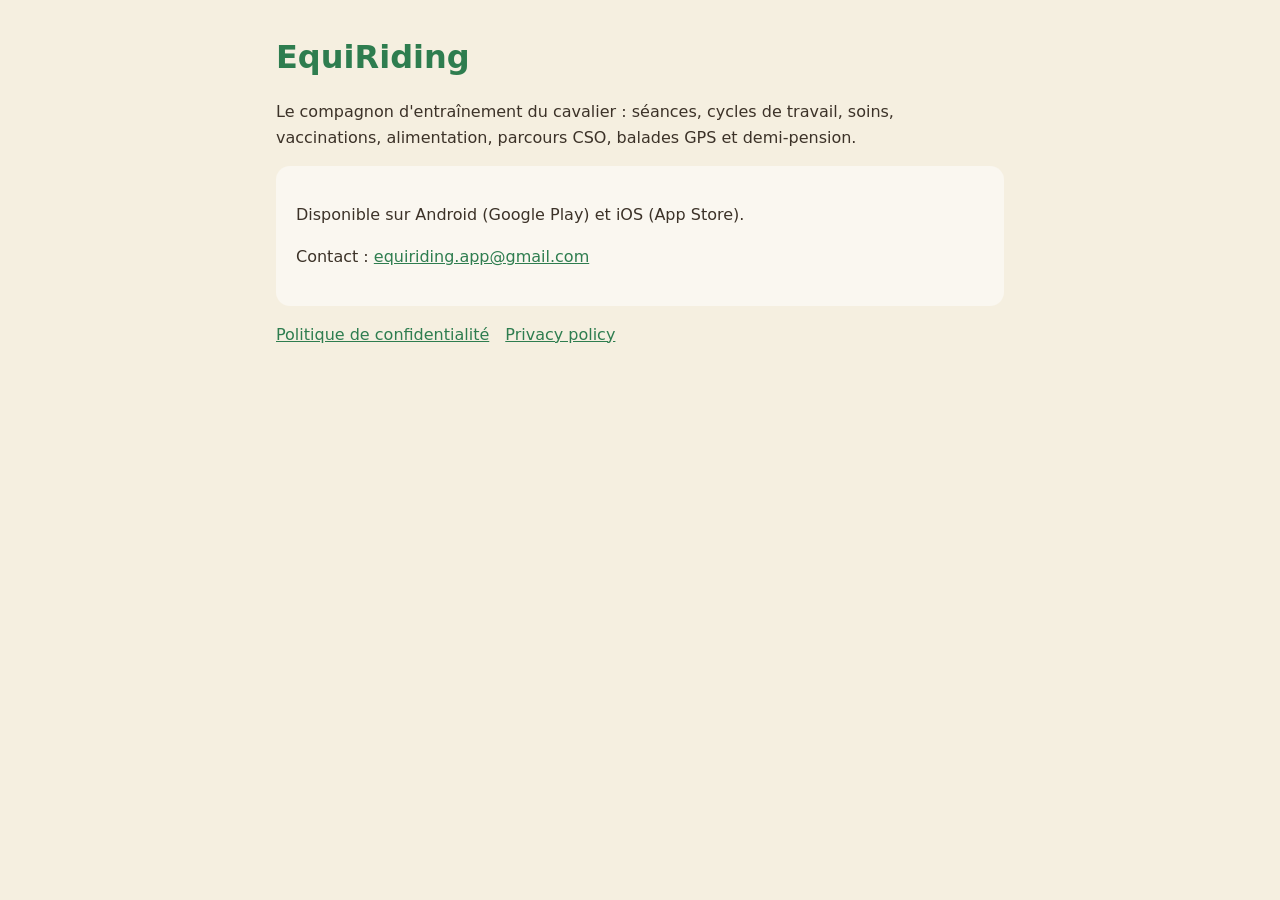
<file: index.html>
<!doctype html>
<html lang="fr">
<head>
<meta charset="utf-8">
<meta name="viewport" content="width=device-width,initial-scale=1">
<title>EquiRiding</title>
<link rel="stylesheet" href="style.css">
</head>
<body><main>
<h1>EquiRiding</h1>
<p>Le compagnon d'entraînement du cavalier : séances, cycles de travail, soins, vaccinations, alimentation, parcours CSO, balades GPS et demi-pension.</p>
<div class="card">
<p>Disponible sur Android (Google Play) et iOS (App Store).</p>
<p>Contact : <a href="mailto:equiriding.app@gmail.com">equiriding.app@gmail.com</a></p>
</div>
<nav><a href="confidentialite.html">Politique de confidentialité</a><a href="privacy.html">Privacy policy</a></nav>
</main></body>
</html>
</file>
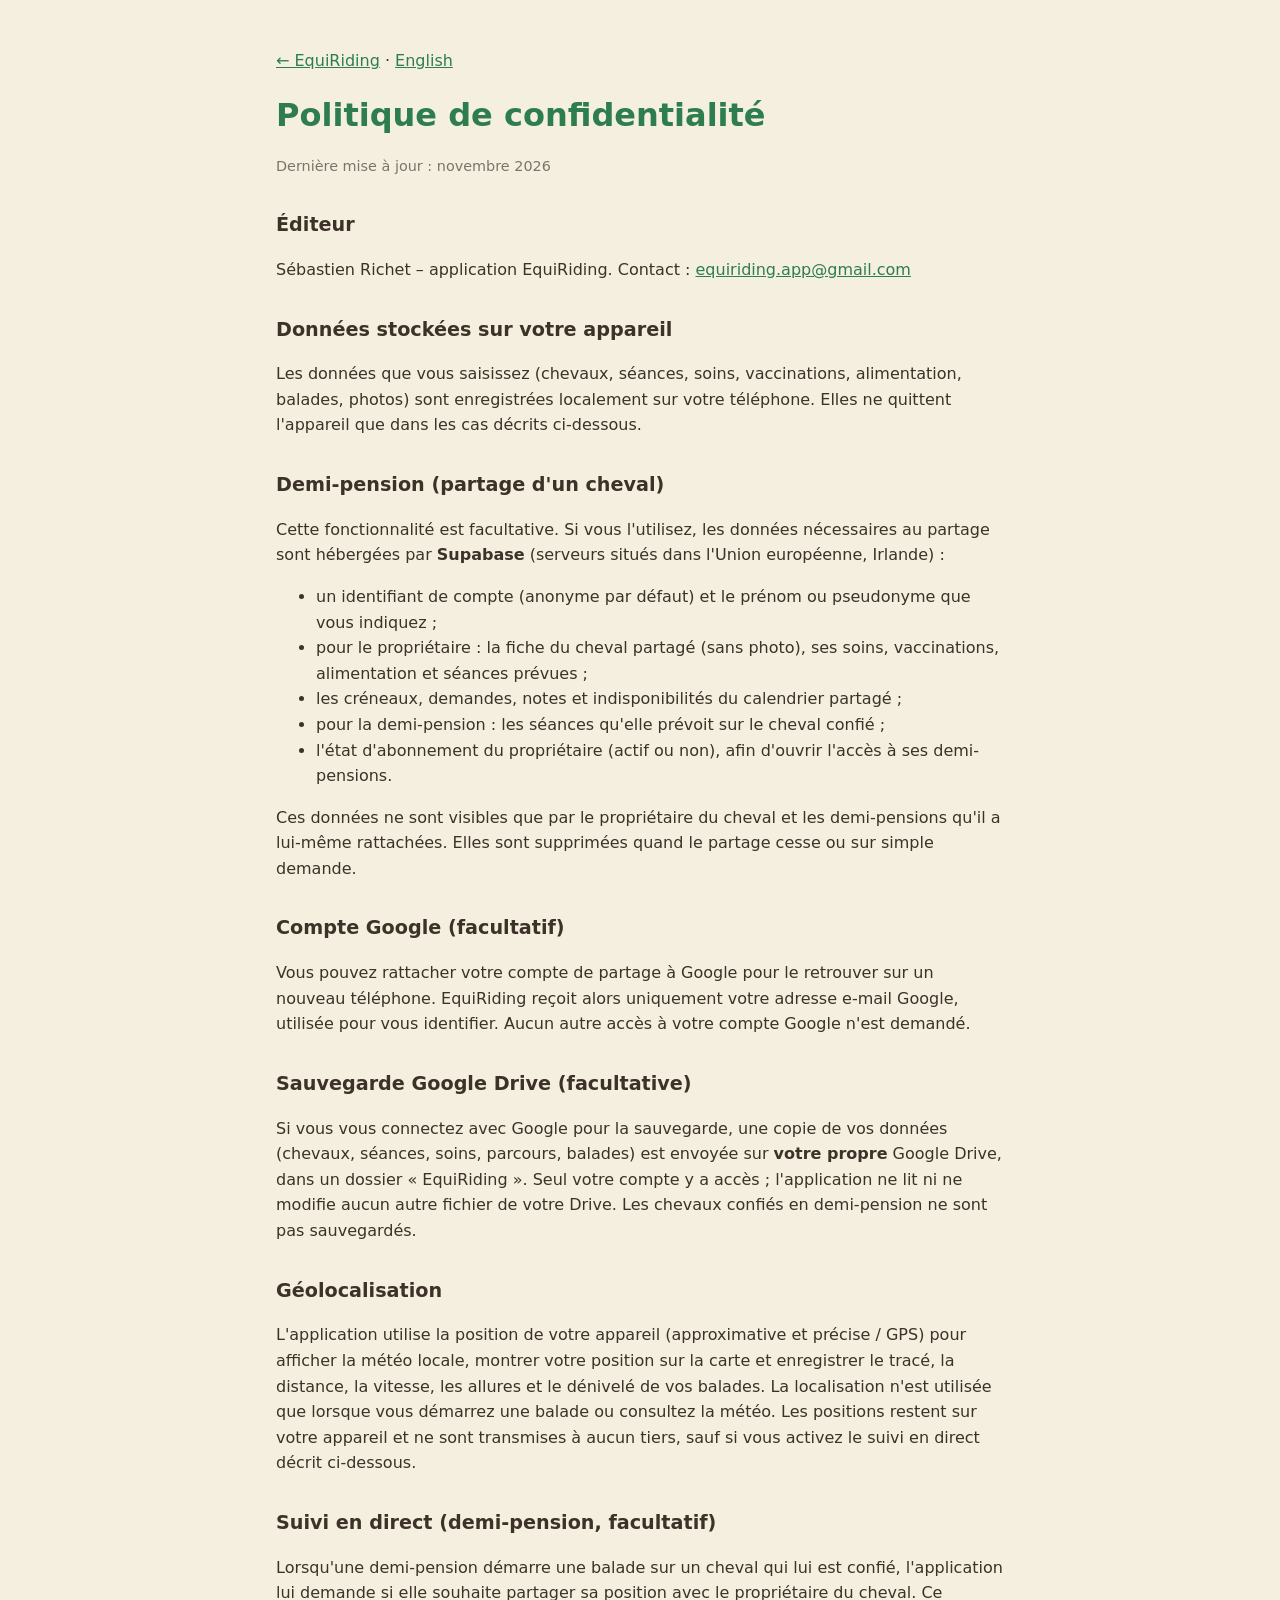
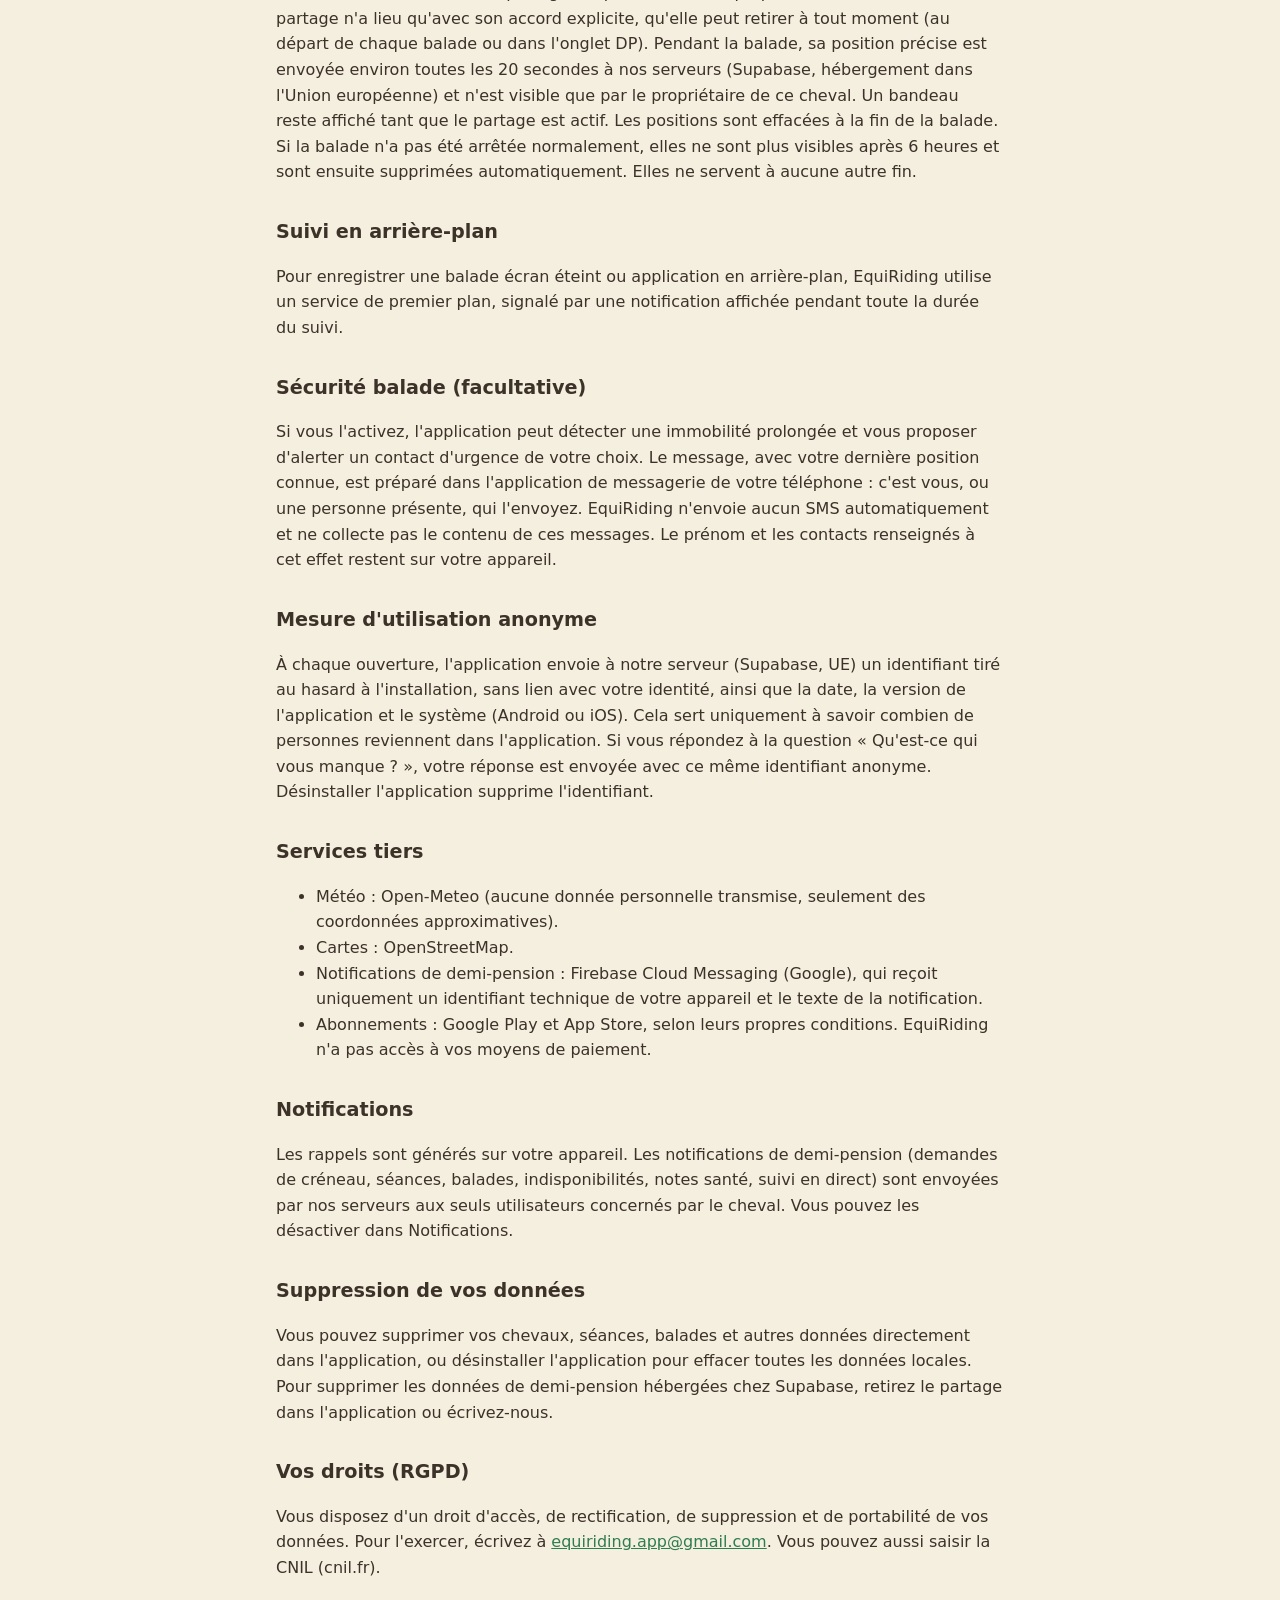
<file: confidentialite.html>
<!doctype html>
<html lang="fr">
<head>
<meta charset="utf-8">
<meta name="viewport" content="width=device-width,initial-scale=1">
<title>Confidentialité – EquiRiding</title>
<link rel="stylesheet" href="style.css">
</head>
<body><main>
<p><a href="index.html">← EquiRiding</a> · <a href="privacy.html">English</a></p>
<h1>Politique de confidentialité</h1>
<p class="muted">Dernière mise à jour : novembre 2026</p>

<h2>Éditeur</h2>
<p>Sébastien Richet – application EquiRiding. Contact : <a href="mailto:equiriding.app@gmail.com">equiriding.app@gmail.com</a></p>

<h2>Données stockées sur votre appareil</h2>
<p>Les données que vous saisissez (chevaux, séances, soins, vaccinations, alimentation, balades, photos) sont enregistrées localement sur votre téléphone. Elles ne quittent l'appareil que dans les cas décrits ci-dessous.</p>

<h2>Demi-pension (partage d'un cheval)</h2>
<p>Cette fonctionnalité est facultative. Si vous l'utilisez, les données nécessaires au partage sont hébergées par <strong>Supabase</strong> (serveurs situés dans l'Union européenne, Irlande) :</p>
<ul>
<li>un identifiant de compte (anonyme par défaut) et le prénom ou pseudonyme que vous indiquez ;</li>
<li>pour le propriétaire : la fiche du cheval partagé (sans photo), ses soins, vaccinations, alimentation et séances prévues ;</li>
<li>les créneaux, demandes, notes et indisponibilités du calendrier partagé ;</li>
<li>pour la demi-pension : les séances qu'elle prévoit sur le cheval confié ;</li>
<li>l'état d'abonnement du propriétaire (actif ou non), afin d'ouvrir l'accès à ses demi-pensions.</li>
</ul>
<p>Ces données ne sont visibles que par le propriétaire du cheval et les demi-pensions qu'il a lui-même rattachées. Elles sont supprimées quand le partage cesse ou sur simple demande.</p>

<h2>Compte Google (facultatif)</h2>
<p>Vous pouvez rattacher votre compte de partage à Google pour le retrouver sur un nouveau téléphone. EquiRiding reçoit alors uniquement votre adresse e-mail Google, utilisée pour vous identifier. Aucun autre accès à votre compte Google n'est demandé.</p>

<h2>Sauvegarde Google Drive (facultative)</h2>
<p>Si vous vous connectez avec Google pour la sauvegarde, une copie de vos données (chevaux, séances, soins, parcours, balades) est envoyée sur <strong>votre propre</strong> Google Drive, dans un dossier « EquiRiding ». Seul votre compte y a accès ; l'application ne lit ni ne modifie aucun autre fichier de votre Drive. Les chevaux confiés en demi-pension ne sont pas sauvegardés.</p>

<h2>Géolocalisation</h2>
<p>L'application utilise la position de votre appareil (approximative et précise / GPS) pour afficher la météo locale, montrer votre position sur la carte et enregistrer le tracé, la distance, la vitesse, les allures et le dénivelé de vos balades. La localisation n'est utilisée que lorsque vous démarrez une balade ou consultez la météo. Les positions restent sur votre appareil et ne sont transmises à aucun tiers, sauf si vous activez le suivi en direct décrit ci-dessous.</p>

<h2>Suivi en direct (demi-pension, facultatif)</h2>
<p>Lorsqu'une demi-pension démarre une balade sur un cheval qui lui est confié, l'application lui demande si elle souhaite partager sa position avec le propriétaire du cheval. Ce partage n'a lieu qu'avec son accord explicite, qu'elle peut retirer à tout moment (au départ de chaque balade ou dans l'onglet DP). Pendant la balade, sa position précise est envoyée environ toutes les 20 secondes à nos serveurs (Supabase, hébergement dans l'Union européenne) et n'est visible que par le propriétaire de ce cheval. Un bandeau reste affiché tant que le partage est actif. Les positions sont effacées à la fin de la balade. Si la balade n'a pas été arrêtée normalement, elles ne sont plus visibles après 6 heures et sont ensuite supprimées automatiquement. Elles ne servent à aucune autre fin.</p>

<h2>Suivi en arrière-plan</h2>
<p>Pour enregistrer une balade écran éteint ou application en arrière-plan, EquiRiding utilise un service de premier plan, signalé par une notification affichée pendant toute la durée du suivi.</p>

<h2>Sécurité balade (facultative)</h2>
<p>Si vous l'activez, l'application peut détecter une immobilité prolongée et vous proposer d'alerter un contact d'urgence de votre choix. Le message, avec votre dernière position connue, est préparé dans l'application de messagerie de votre téléphone : c'est vous, ou une personne présente, qui l'envoyez. EquiRiding n'envoie aucun SMS automatiquement et ne collecte pas le contenu de ces messages. Le prénom et les contacts renseignés à cet effet restent sur votre appareil.</p>

<h2>Mesure d'utilisation anonyme</h2>
<p>À chaque ouverture, l'application envoie à notre serveur (Supabase, UE) un identifiant tiré au hasard à l'installation, sans lien avec votre identité, ainsi que la date, la version de l'application et le système (Android ou iOS). Cela sert uniquement à savoir combien de personnes reviennent dans l'application. Si vous répondez à la question « Qu'est-ce qui vous manque ? », votre réponse est envoyée avec ce même identifiant anonyme. Désinstaller l'application supprime l'identifiant.</p>

<h2>Services tiers</h2>
<ul>
<li>Météo : Open-Meteo (aucune donnée personnelle transmise, seulement des coordonnées approximatives).</li>
<li>Cartes : OpenStreetMap.</li>
<li>Notifications de demi-pension : Firebase Cloud Messaging (Google), qui reçoit uniquement un identifiant technique de votre appareil et le texte de la notification.</li>
<li>Abonnements : Google Play et App Store, selon leurs propres conditions. EquiRiding n'a pas accès à vos moyens de paiement.</li>
</ul>

<h2>Notifications</h2>
<p>Les rappels sont générés sur votre appareil. Les notifications de demi-pension (demandes de créneau, séances, balades, indisponibilités, notes santé, suivi en direct) sont envoyées par nos serveurs aux seuls utilisateurs concernés par le cheval. Vous pouvez les désactiver dans Notifications.</p>

<h2>Suppression de vos données</h2>
<p>Vous pouvez supprimer vos chevaux, séances, balades et autres données directement dans l'application, ou désinstaller l'application pour effacer toutes les données locales. Pour supprimer les données de demi-pension hébergées chez Supabase, retirez le partage dans l'application ou écrivez-nous.</p>

<h2>Vos droits (RGPD)</h2>
<p>Vous disposez d'un droit d'accès, de rectification, de suppression et de portabilité de vos données. Pour l'exercer, écrivez à <a href="mailto:equiriding.app@gmail.com">equiriding.app@gmail.com</a>. Vous pouvez aussi saisir la CNIL (cnil.fr).</p>
</main></body>
</html>
</file>
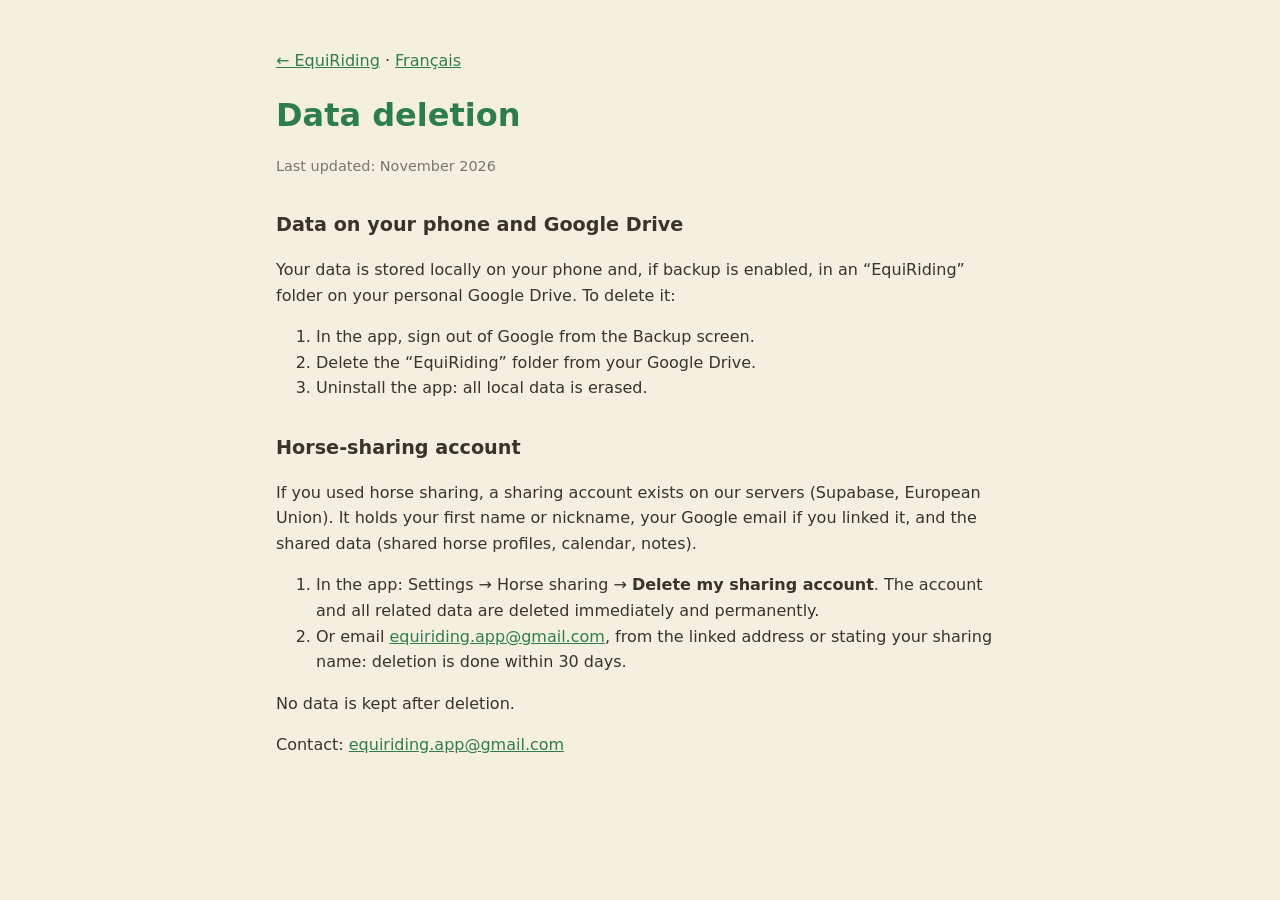
<file: data-deletion.html>
<!doctype html>
<html lang="en">
<head>
<meta charset="utf-8">
<meta name="viewport" content="width=device-width,initial-scale=1">
<title>Data deletion – EquiRiding</title>
<link rel="stylesheet" href="style.css">
</head>
<body><main>
<p><a href="index.html">← EquiRiding</a> · <a href="suppression-donnees.html">Français</a></p>
<h1>Data deletion</h1>
<p class="muted">Last updated: November 2026</p>

<h2>Data on your phone and Google Drive</h2>
<p>Your data is stored locally on your phone and, if backup is enabled, in an “EquiRiding” folder on your personal Google Drive. To delete it:</p>
<ol>
<li>In the app, sign out of Google from the Backup screen.</li>
<li>Delete the “EquiRiding” folder from your Google Drive.</li>
<li>Uninstall the app: all local data is erased.</li>
</ol>

<h2>Horse-sharing account</h2>
<p>If you used horse sharing, a sharing account exists on our servers (Supabase, European Union). It holds your first name or nickname, your Google email if you linked it, and the shared data (shared horse profiles, calendar, notes).</p>
<ol>
<li>In the app: Settings → Horse sharing → <strong>Delete my sharing account</strong>. The account and all related data are deleted immediately and permanently.</li>
<li>Or email <a href="mailto:equiriding.app@gmail.com">equiriding.app@gmail.com</a>, from the linked address or stating your sharing name: deletion is done within 30 days.</li>
</ol>
<p>No data is kept after deletion.</p>

<p>Contact: <a href="mailto:equiriding.app@gmail.com">equiriding.app@gmail.com</a></p>
</main></body>
</html>
</file>
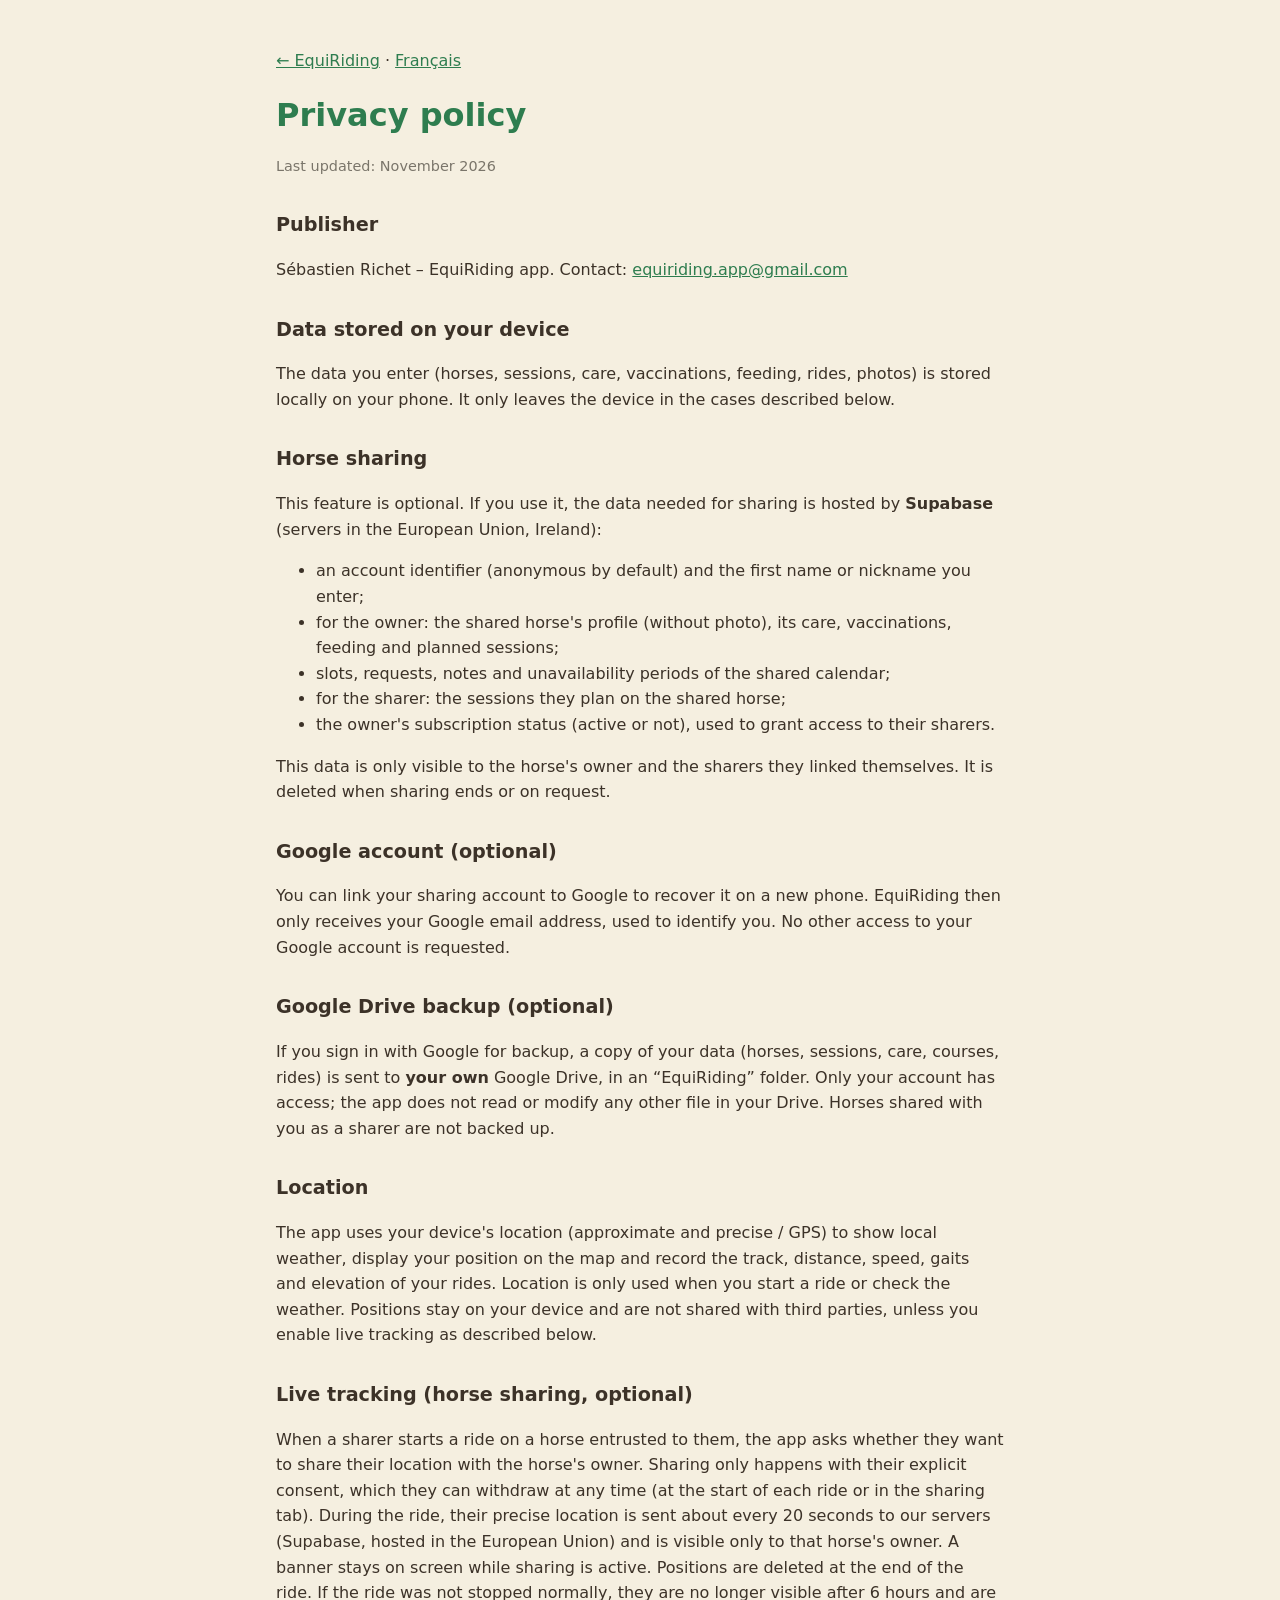
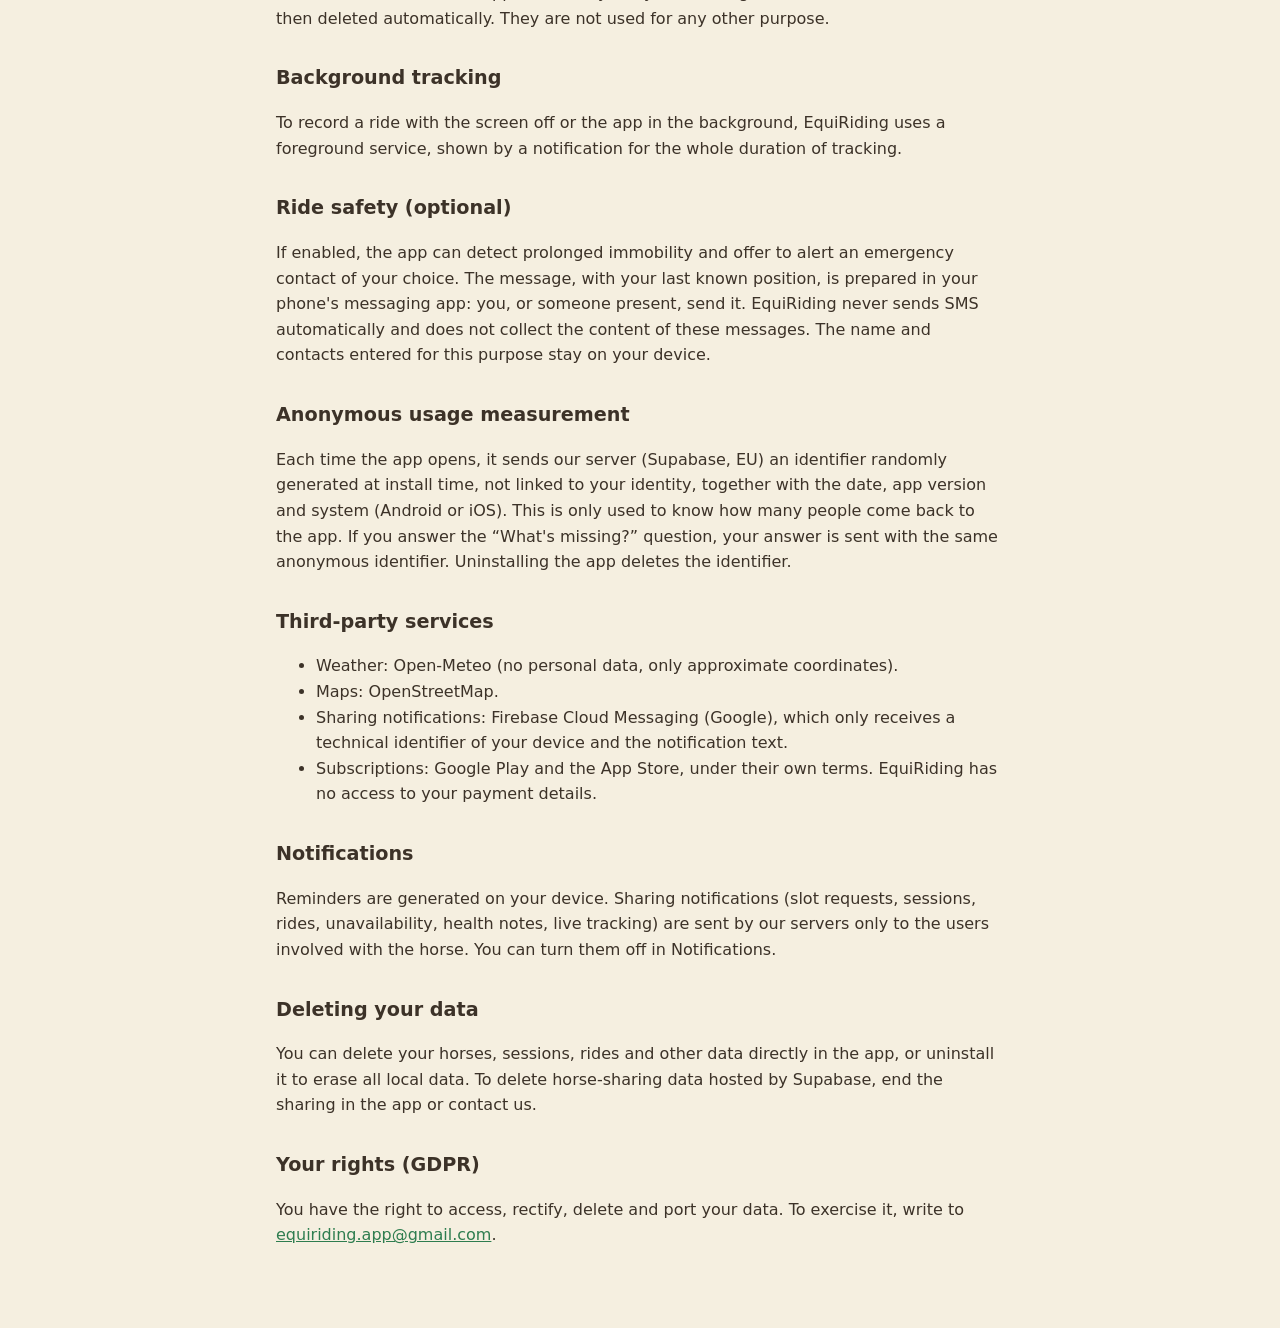
<file: privacy.html>
<!doctype html>
<html lang="en">
<head>
<meta charset="utf-8">
<meta name="viewport" content="width=device-width,initial-scale=1">
<title>Privacy – EquiRiding</title>
<link rel="stylesheet" href="style.css">
</head>
<body><main>
<p><a href="index.html">← EquiRiding</a> · <a href="confidentialite.html">Français</a></p>
<h1>Privacy policy</h1>
<p class="muted">Last updated: November 2026</p>

<h2>Publisher</h2>
<p>Sébastien Richet – EquiRiding app. Contact: <a href="mailto:equiriding.app@gmail.com">equiriding.app@gmail.com</a></p>

<h2>Data stored on your device</h2>
<p>The data you enter (horses, sessions, care, vaccinations, feeding, rides, photos) is stored locally on your phone. It only leaves the device in the cases described below.</p>

<h2>Horse sharing</h2>
<p>This feature is optional. If you use it, the data needed for sharing is hosted by <strong>Supabase</strong> (servers in the European Union, Ireland):</p>
<ul>
<li>an account identifier (anonymous by default) and the first name or nickname you enter;</li>
<li>for the owner: the shared horse's profile (without photo), its care, vaccinations, feeding and planned sessions;</li>
<li>slots, requests, notes and unavailability periods of the shared calendar;</li>
<li>for the sharer: the sessions they plan on the shared horse;</li>
<li>the owner's subscription status (active or not), used to grant access to their sharers.</li>
</ul>
<p>This data is only visible to the horse's owner and the sharers they linked themselves. It is deleted when sharing ends or on request.</p>

<h2>Google account (optional)</h2>
<p>You can link your sharing account to Google to recover it on a new phone. EquiRiding then only receives your Google email address, used to identify you. No other access to your Google account is requested.</p>

<h2>Google Drive backup (optional)</h2>
<p>If you sign in with Google for backup, a copy of your data (horses, sessions, care, courses, rides) is sent to <strong>your own</strong> Google Drive, in an “EquiRiding” folder. Only your account has access; the app does not read or modify any other file in your Drive. Horses shared with you as a sharer are not backed up.</p>

<h2>Location</h2>
<p>The app uses your device's location (approximate and precise / GPS) to show local weather, display your position on the map and record the track, distance, speed, gaits and elevation of your rides. Location is only used when you start a ride or check the weather. Positions stay on your device and are not shared with third parties, unless you enable live tracking as described below.</p>

<h2>Live tracking (horse sharing, optional)</h2>
<p>When a sharer starts a ride on a horse entrusted to them, the app asks whether they want to share their location with the horse's owner. Sharing only happens with their explicit consent, which they can withdraw at any time (at the start of each ride or in the sharing tab). During the ride, their precise location is sent about every 20 seconds to our servers (Supabase, hosted in the European Union) and is visible only to that horse's owner. A banner stays on screen while sharing is active. Positions are deleted at the end of the ride. If the ride was not stopped normally, they are no longer visible after 6 hours and are then deleted automatically. They are not used for any other purpose.</p>

<h2>Background tracking</h2>
<p>To record a ride with the screen off or the app in the background, EquiRiding uses a foreground service, shown by a notification for the whole duration of tracking.</p>

<h2>Ride safety (optional)</h2>
<p>If enabled, the app can detect prolonged immobility and offer to alert an emergency contact of your choice. The message, with your last known position, is prepared in your phone's messaging app: you, or someone present, send it. EquiRiding never sends SMS automatically and does not collect the content of these messages. The name and contacts entered for this purpose stay on your device.</p>

<h2>Anonymous usage measurement</h2>
<p>Each time the app opens, it sends our server (Supabase, EU) an identifier randomly generated at install time, not linked to your identity, together with the date, app version and system (Android or iOS). This is only used to know how many people come back to the app. If you answer the “What's missing?” question, your answer is sent with the same anonymous identifier. Uninstalling the app deletes the identifier.</p>

<h2>Third-party services</h2>
<ul>
<li>Weather: Open-Meteo (no personal data, only approximate coordinates).</li>
<li>Maps: OpenStreetMap.</li>
<li>Sharing notifications: Firebase Cloud Messaging (Google), which only receives a technical identifier of your device and the notification text.</li>
<li>Subscriptions: Google Play and the App Store, under their own terms. EquiRiding has no access to your payment details.</li>
</ul>

<h2>Notifications</h2>
<p>Reminders are generated on your device. Sharing notifications (slot requests, sessions, rides, unavailability, health notes, live tracking) are sent by our servers only to the users involved with the horse. You can turn them off in Notifications.</p>

<h2>Deleting your data</h2>
<p>You can delete your horses, sessions, rides and other data directly in the app, or uninstall it to erase all local data. To delete horse-sharing data hosted by Supabase, end the sharing in the app or contact us.</p>

<h2>Your rights (GDPR)</h2>
<p>You have the right to access, rectify, delete and port your data. To exercise it, write to <a href="mailto:equiriding.app@gmail.com">equiriding.app@gmail.com</a>.</p>
</main></body>
</html>
</file>
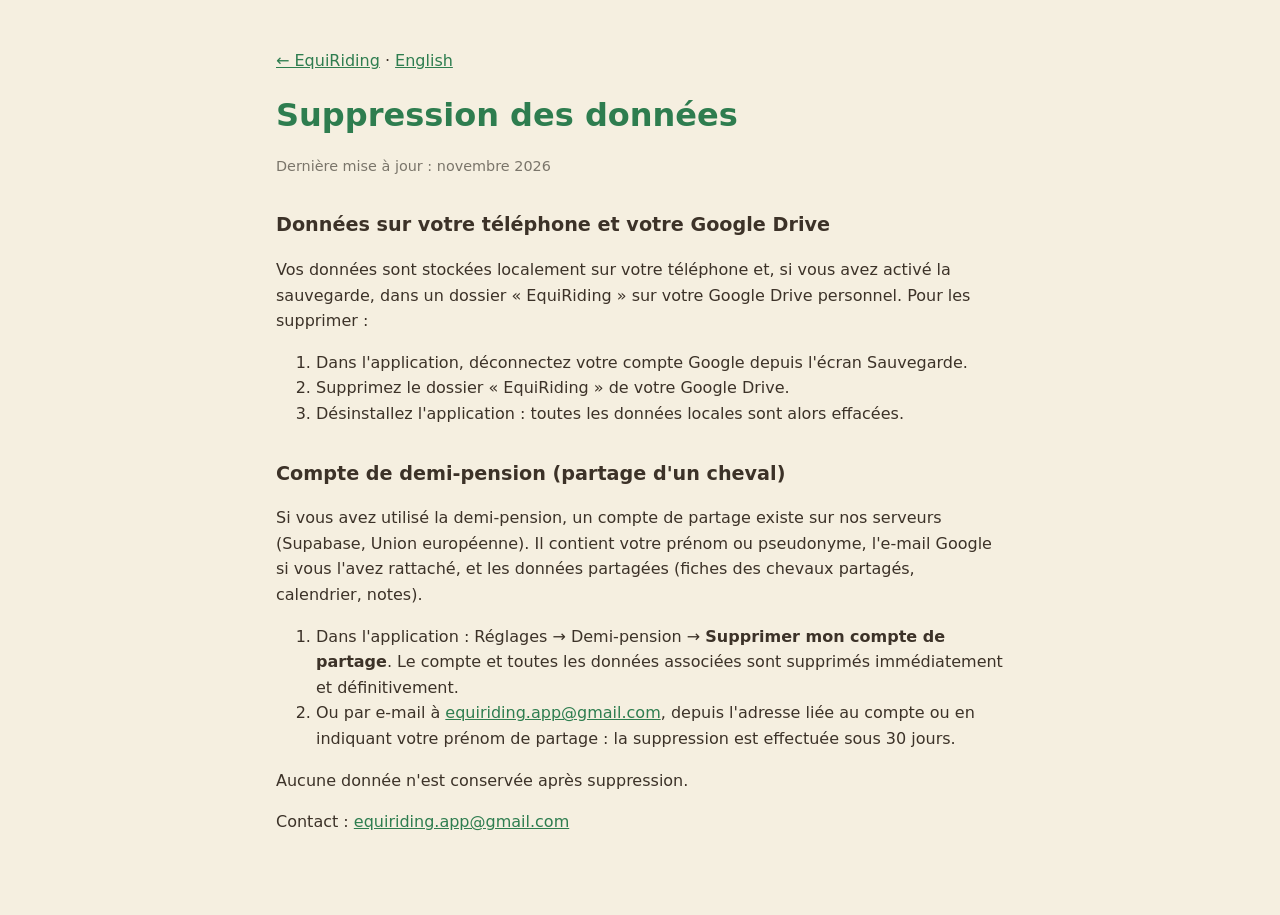
<file: suppression-donnees.html>
<!doctype html>
<html lang="fr">
<head>
<meta charset="utf-8">
<meta name="viewport" content="width=device-width,initial-scale=1">
<title>Suppression des données – EquiRiding</title>
<link rel="stylesheet" href="style.css">
</head>
<body><main>
<p><a href="index.html">← EquiRiding</a> · <a href="data-deletion.html">English</a></p>
<h1>Suppression des données</h1>
<p class="muted">Dernière mise à jour : novembre 2026</p>

<h2>Données sur votre téléphone et votre Google Drive</h2>
<p>Vos données sont stockées localement sur votre téléphone et, si vous avez activé la sauvegarde, dans un dossier « EquiRiding » sur votre Google Drive personnel. Pour les supprimer :</p>
<ol>
<li>Dans l'application, déconnectez votre compte Google depuis l'écran Sauvegarde.</li>
<li>Supprimez le dossier « EquiRiding » de votre Google Drive.</li>
<li>Désinstallez l'application : toutes les données locales sont alors effacées.</li>
</ol>

<h2>Compte de demi-pension (partage d'un cheval)</h2>
<p>Si vous avez utilisé la demi-pension, un compte de partage existe sur nos serveurs (Supabase, Union européenne). Il contient votre prénom ou pseudonyme, l'e-mail Google si vous l'avez rattaché, et les données partagées (fiches des chevaux partagés, calendrier, notes).</p>
<ol>
<li>Dans l'application : Réglages → Demi-pension → <strong>Supprimer mon compte de partage</strong>. Le compte et toutes les données associées sont supprimés immédiatement et définitivement.</li>
<li>Ou par e-mail à <a href="mailto:equiriding.app@gmail.com">equiriding.app@gmail.com</a>, depuis l'adresse liée au compte ou en indiquant votre prénom de partage : la suppression est effectuée sous 30 jours.</li>
</ol>
<p>Aucune donnée n'est conservée après suppression.</p>

<p>Contact : <a href="mailto:equiriding.app@gmail.com">equiriding.app@gmail.com</a></p>
</main></body>
</html>
</file>
<file: style.css>
:root{--bg:#F5EFE0;--card:#FAF7F0;--text:#3C3228;--muted:#7A756A;--accent:#2E7D4F}
*{box-sizing:border-box}
body{margin:0;background:var(--bg);color:var(--text);font:16px/1.6 system-ui,-apple-system,Segoe UI,Roboto,sans-serif}
main{max-width:760px;margin:0 auto;padding:32px 16px 64px}
h1{color:var(--accent);margin:0 0 8px}
h2{margin-top:32px;font-size:1.2rem}
.card{background:var(--card);border-radius:14px;padding:20px;margin:16px 0}
a{color:var(--accent)}
.muted{color:var(--muted);font-size:.9rem}
nav a{margin-right:16px}
</file>
